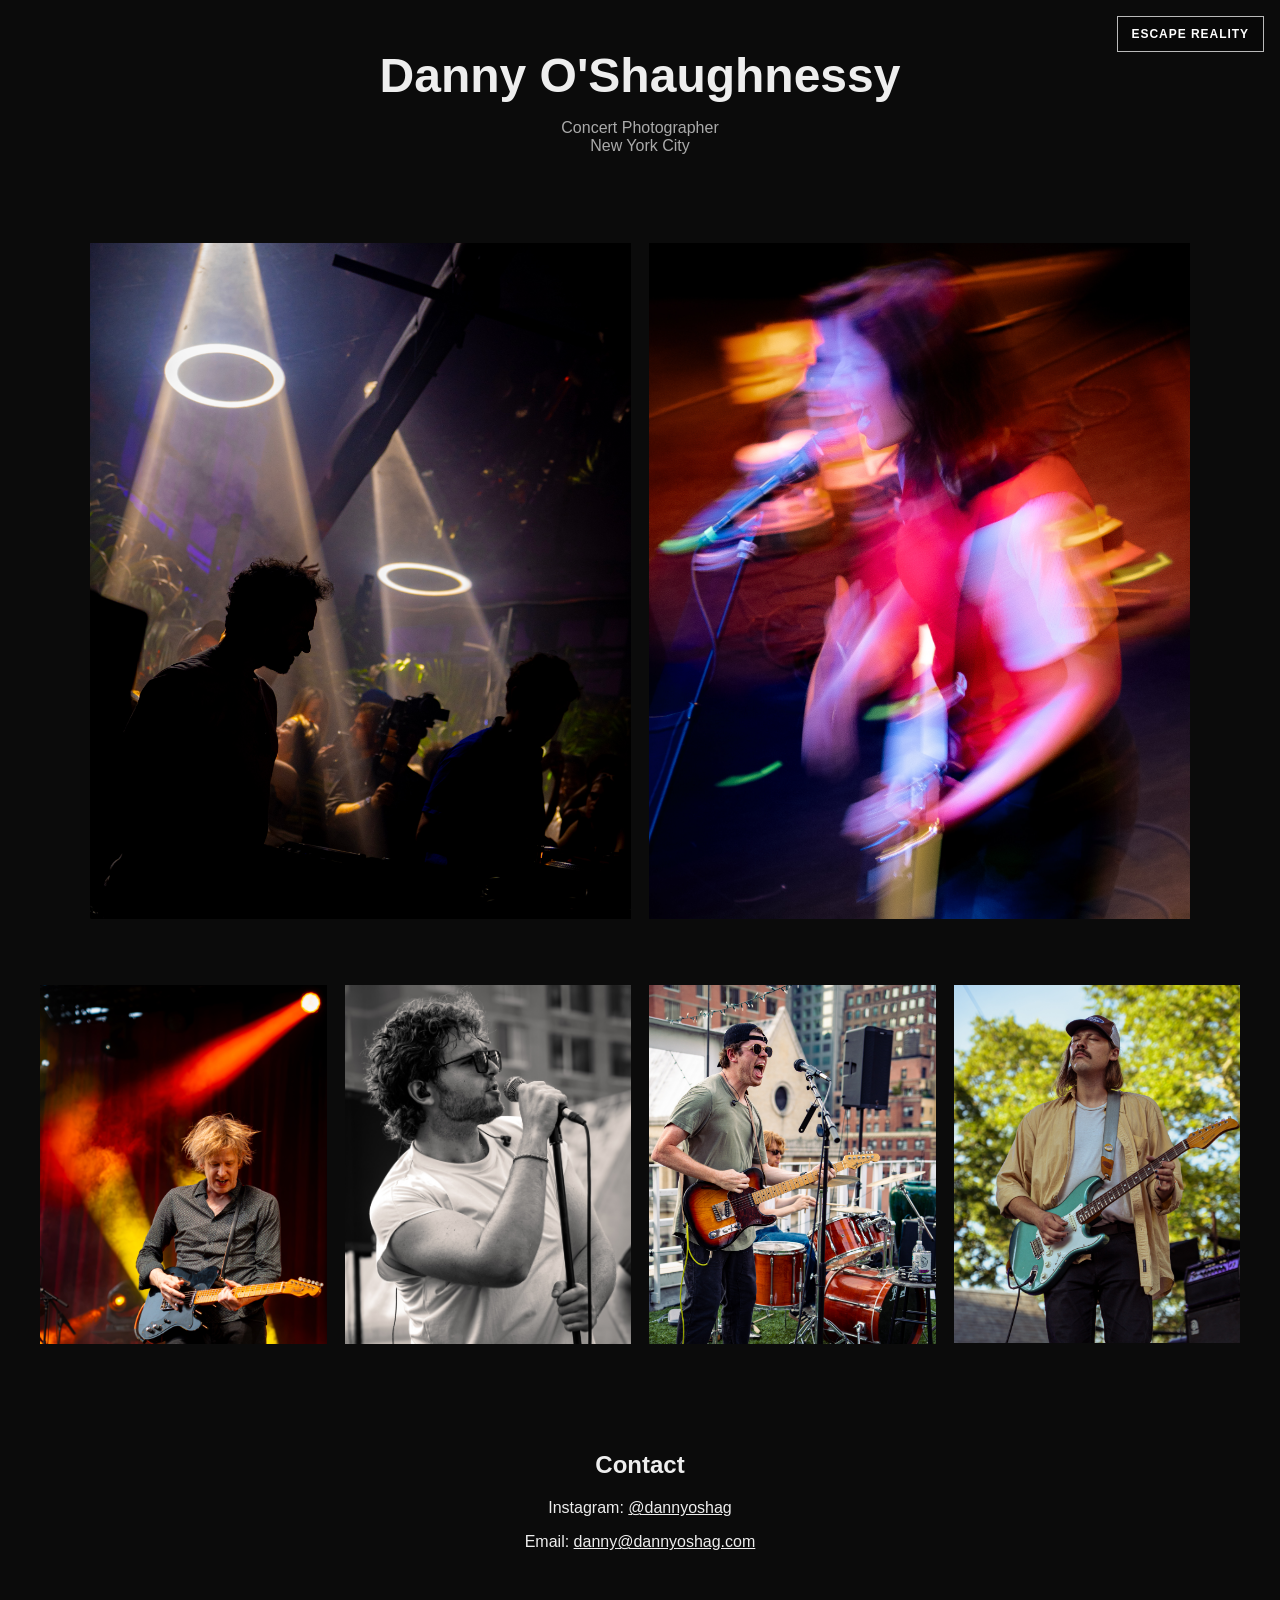
<file: index.html>
<!DOCTYPE html>

<html lang="en">
<head>
<meta charset="utf-8"/>
<meta content="width=device-width, initial-scale=1" name="viewport"/>
<title>Danny O'Shaughnessy</title>
<link href="styles.css?v=16.2" rel="stylesheet"/>
<link href="favicon.svg" rel="icon" type="image/svg+xml"/>
<style>
        * {
            box-sizing: border-box;
        }

        html,
        body {
            width: 100%;
            max-width: 100%;
            margin: 0;
            overflow-x: hidden;
        }

        header {
            width: 100%;
            padding-left: 24px;
            padding-right: 24px;
            text-align: center;
        }

        main {
            width: 100%;
        }

        .hero-pair,
        .gallery-row {
            width: 100%;
            margin-left: auto;
            margin-right: auto;
            padding-left: 24px;
            padding-right: 24px;
        }

        .hero-pair {
            display: grid;
            grid-template-columns: repeat(2, minmax(0, 1fr));
            gap: 18px;
            max-width: 1148px;
            margin-bottom: 18px;
        }

        .gallery-row {
            display: grid;
            grid-template-columns: repeat(4, minmax(0, 1fr));
            gap: 18px;
            max-width: 1248px;
        }

        .hero-pair img,
        .gallery-row img {
            display: block;
            width: 100%;
            max-width: 100%;
            height: auto;
            margin: 0 auto;
        }

        .contact {
            width: 100%;
            max-width: none;
            margin: 0;
            padding: 64px 24px 72px;
            text-align: center;
        }

        .contact h2,
        .contact p {
            width: 100%;
            margin-left: auto;
            margin-right: auto;
            text-align: center;
        }

        .contact a {
            color: inherit;
            overflow-wrap: anywhere;
        }

        @media (max-width: 800px) {
            header {
                padding-top: 36px;
                padding-bottom: 32px;
            }

            header h1 {
                font-size: clamp(2rem, 10vw, 3rem);
            }

            .hero-pair,
            .gallery-row {
                grid-template-columns: 1fr;
                gap: 16px;
                max-width: 560px;
                padding-left: 16px;
                padding-right: 16px;
            }

            .hero-pair {
                margin-bottom: 16px;
            }

            .contact {
                padding: 48px 16px 64px;
            }
        }
    
.back-home{
position:fixed;
top:12px;
right:12px;
padding:8px 12px;
background:rgba(0,0,0,.65);
color:#fff;
text-decoration:none;
border:1px solid rgba(255,255,255,.25);
border-radius:999px;
font:600 12px Arial,sans-serif;
backdrop-filter:blur(6px);
z-index:9999;
}
.back-home:hover{background:rgba(255,255,255,.12);}

</style>

<script id="mode-switch-position-bootstrap">
(function () {
    try {
        if ("scrollRestoration" in history) history.scrollRestoration = "manual";

        const params = new URLSearchParams(location.search);
        if (params.get("modeSwitch") !== "1") return;

        window.__modeSwitchArrival = {
            anchor: params.get("modeAnchor") || "",
            progress: Number(params.get("modeProgress")),
            ratio: Number(params.get("modeRatio")),
            y: Number(params.get("modeY"))
        };
    } catch (_) {}
})();
</script>

<style id="mode-switch-direct-crossfade">
/* V24.2.11 — direct cross-document crossfade. */
@view-transition {
    navigation: auto;
}

::view-transition-group(root) {
    animation-duration: 560ms;
    animation-timing-function: cubic-bezier(.38, 0, .18, 1);
}

::view-transition-old(root) {
    animation: mode-switch-old-page 560ms cubic-bezier(.38, 0, .18, 1) both;
    mix-blend-mode: normal;
}

::view-transition-new(root) {
    animation: mode-switch-new-page 560ms cubic-bezier(.38, 0, .18, 1) both;
    mix-blend-mode: normal;
}

@keyframes mode-switch-old-page {
    from { opacity: 1; }
    to   { opacity: 0; }
}

@keyframes mode-switch-new-page {
    from { opacity: 0; }
    to   { opacity: 1; }
}

@media (prefers-reduced-motion: reduce) {
    ::view-transition-group(root),
    ::view-transition-old(root),
    ::view-transition-new(root) {
        animation-duration: 1ms !important;
    }
}
</style>

</head>
<body><a class="mode-switch escape-reality" href="psychedelic.html">Escape Reality</a>

<header data-mode-anchor="header">
<h1>Danny O'Shaughnessy</h1>
<p>
            Concert Photographer<br/>
            New York City
        </p>
</header>
<main>
<section class="hero-pair">
<img data-mode-anchor="photo-1" alt="Concert photograph by Danny O'Shaughnessy" src="images/photo-1.jpg" width="3987" height="4985"/>
<img data-mode-anchor="photo-2" alt="Concert photograph by Danny O'Shaughnessy" src="images/photo-2.jpg" width="1622" height="2027"/>
</section>
<section class="gallery-row">
<img data-mode-anchor="photo-3" alt="Concert photograph by Danny O'Shaughnessy" src="images/photo-3.jpg" width="3264" height="4080"/>
<img data-mode-anchor="photo-4" alt="Concert photograph by Danny O'Shaughnessy" src="images/photo-4.jpg" width="2556" height="3195"/>
<img data-mode-anchor="photo-5" alt="Concert photograph by Danny O'Shaughnessy" src="images/photo-5.jpg" width="4155" height="5194"/>
<img data-mode-anchor="photo-6" alt="Concert photograph by Danny O'Shaughnessy" src="images/photo-6.jpg" width="3694" height="4617"/>
</section>
<section class="contact" data-mode-anchor="contact">
<h2>Contact</h2>
<p>
        Instagram:
        <a href="https://instagram.com/dannyoshag" rel="noopener noreferrer" target="_blank">
            @dannyoshag
        </a>
</p>
<p>
        Email:
        <a href="mailto:danny@dannyoshag.com">
            danny@dannyoshag.com
        </a>
</p>
</section>
</main>

<script id="mode-switch-direct-crossfade-runtime">
(function () {
    const PARAM_NAMES = [
        "modeSwitch",
        "modeAnchor",
        "modeProgress",
        "modeRatio",
        "modeY"
    ];

    function clamp(value, min, max) {
        return Math.max(min, Math.min(max, value));
    }

    function maxScroll() {
        const root = document.documentElement;
        return Math.max(0, root.scrollHeight - window.innerHeight);
    }

    function capturePosition() {
        const viewportCenter = window.innerHeight / 2;
        const candidates = Array.from(document.querySelectorAll("[data-mode-anchor]"))
            .filter(function (element) {
                const rect = element.getBoundingClientRect();
                return rect.height > 0 && rect.bottom > 0 && rect.top < window.innerHeight;
            });

        let best = null;
        let bestDistance = Infinity;

        for (const element of candidates) {
            const rect = element.getBoundingClientRect();
            const elementCenter = rect.top + rect.height / 2;
            const distance = Math.abs(elementCenter - viewportCenter);
            if (distance < bestDistance) {
                best = { element: element, rect: rect };
                bestDistance = distance;
            }
        }

        const maximum = maxScroll();
        const state = {
            anchor: "",
            progress: 0.5,
            ratio: maximum > 0 ? window.scrollY / maximum : 0,
            y: window.scrollY
        };

        if (best) {
            state.anchor = best.element.getAttribute("data-mode-anchor") || "";
            state.progress = clamp((viewportCenter - best.rect.top) / best.rect.height, 0, 1);
        }

        return state;
    }

    function targetScrollFor(state) {
        const maximum = maxScroll();

        if (state && state.anchor) {
            const target = Array.from(document.querySelectorAll("[data-mode-anchor]")).find(function (element) {
                return element.getAttribute("data-mode-anchor") === state.anchor;
            });
            if (target) {
                const rect = target.getBoundingClientRect();
                if (rect.height > 0) {
                    const progress = Number.isFinite(state.progress) ? clamp(state.progress, 0, 1) : 0.5;
                    const absoluteTop = window.scrollY + rect.top;
                    return clamp(absoluteTop + rect.height * progress - window.innerHeight / 2, 0, maximum);
                }
            }
        }

        if (state && Number.isFinite(state.ratio)) {
            return clamp(state.ratio, 0, 1) * maximum;
        }

        return state && Number.isFinite(state.y) ? clamp(state.y, 0, maximum) : 0;
    }

    const arrival = window.__modeSwitchArrival || null;

    function restorePosition() {
        if (!arrival) return;
        window.scrollTo({ top: targetScrollFor(arrival), left: 0, behavior: "auto" });
    }

    function cleanTransitionParameters() {
        if (!arrival) return;
        try {
            const cleanUrl = new URL(location.href);
            for (const name of PARAM_NAMES) cleanUrl.searchParams.delete(name);
            history.replaceState(history.state, "", cleanUrl.pathname + cleanUrl.search + cleanUrl.hash);
        } catch (_) {}
    }

    if (arrival) {
        const restoreDelays = [0, 30, 90, 180, 360, 700, 1100, 1700];
        for (const delay of restoreDelays) {
            window.setTimeout(restorePosition, delay);
        }

        if (document.readyState === "loading") {
            document.addEventListener("DOMContentLoaded", restorePosition, { once: true });
        } else {
            restorePosition();
        }

        window.addEventListener("load", restorePosition, { once: true, passive: true });
        window.addEventListener("pageshow", restorePosition, { once: true, passive: true });

        const imageDecodes = Array.from(document.images).map(function (image) {
            if (typeof image.decode !== "function") return Promise.resolve();
            return image.decode().catch(function () {});
        });
        Promise.allSettled(imageDecodes).then(restorePosition);

        window.setTimeout(cleanTransitionParameters, 1900);
    }

    const switchLink = document.querySelector("a.mode-switch[href]");
    if (!switchLink) return;

    switchLink.addEventListener("click", function (event) {
        if (
            event.defaultPrevented ||
            event.button !== 0 ||
            event.metaKey ||
            event.ctrlKey ||
            event.shiftKey ||
            event.altKey
        ) return;

        const destination = new URL(switchLink.href, location.href);
        if (destination.origin !== location.origin) return;

        event.preventDefault();

        const position = capturePosition();
        destination.searchParams.set("modeSwitch", "1");
        destination.searchParams.set("modeAnchor", position.anchor);
        destination.searchParams.set("modeProgress", position.progress.toFixed(6));
        destination.searchParams.set("modeRatio", position.ratio.toFixed(8));
        destination.searchParams.set("modeY", Math.round(position.y).toString());

        location.assign(destination.href);
    });
})();
</script>

</body>
</html>
</file>
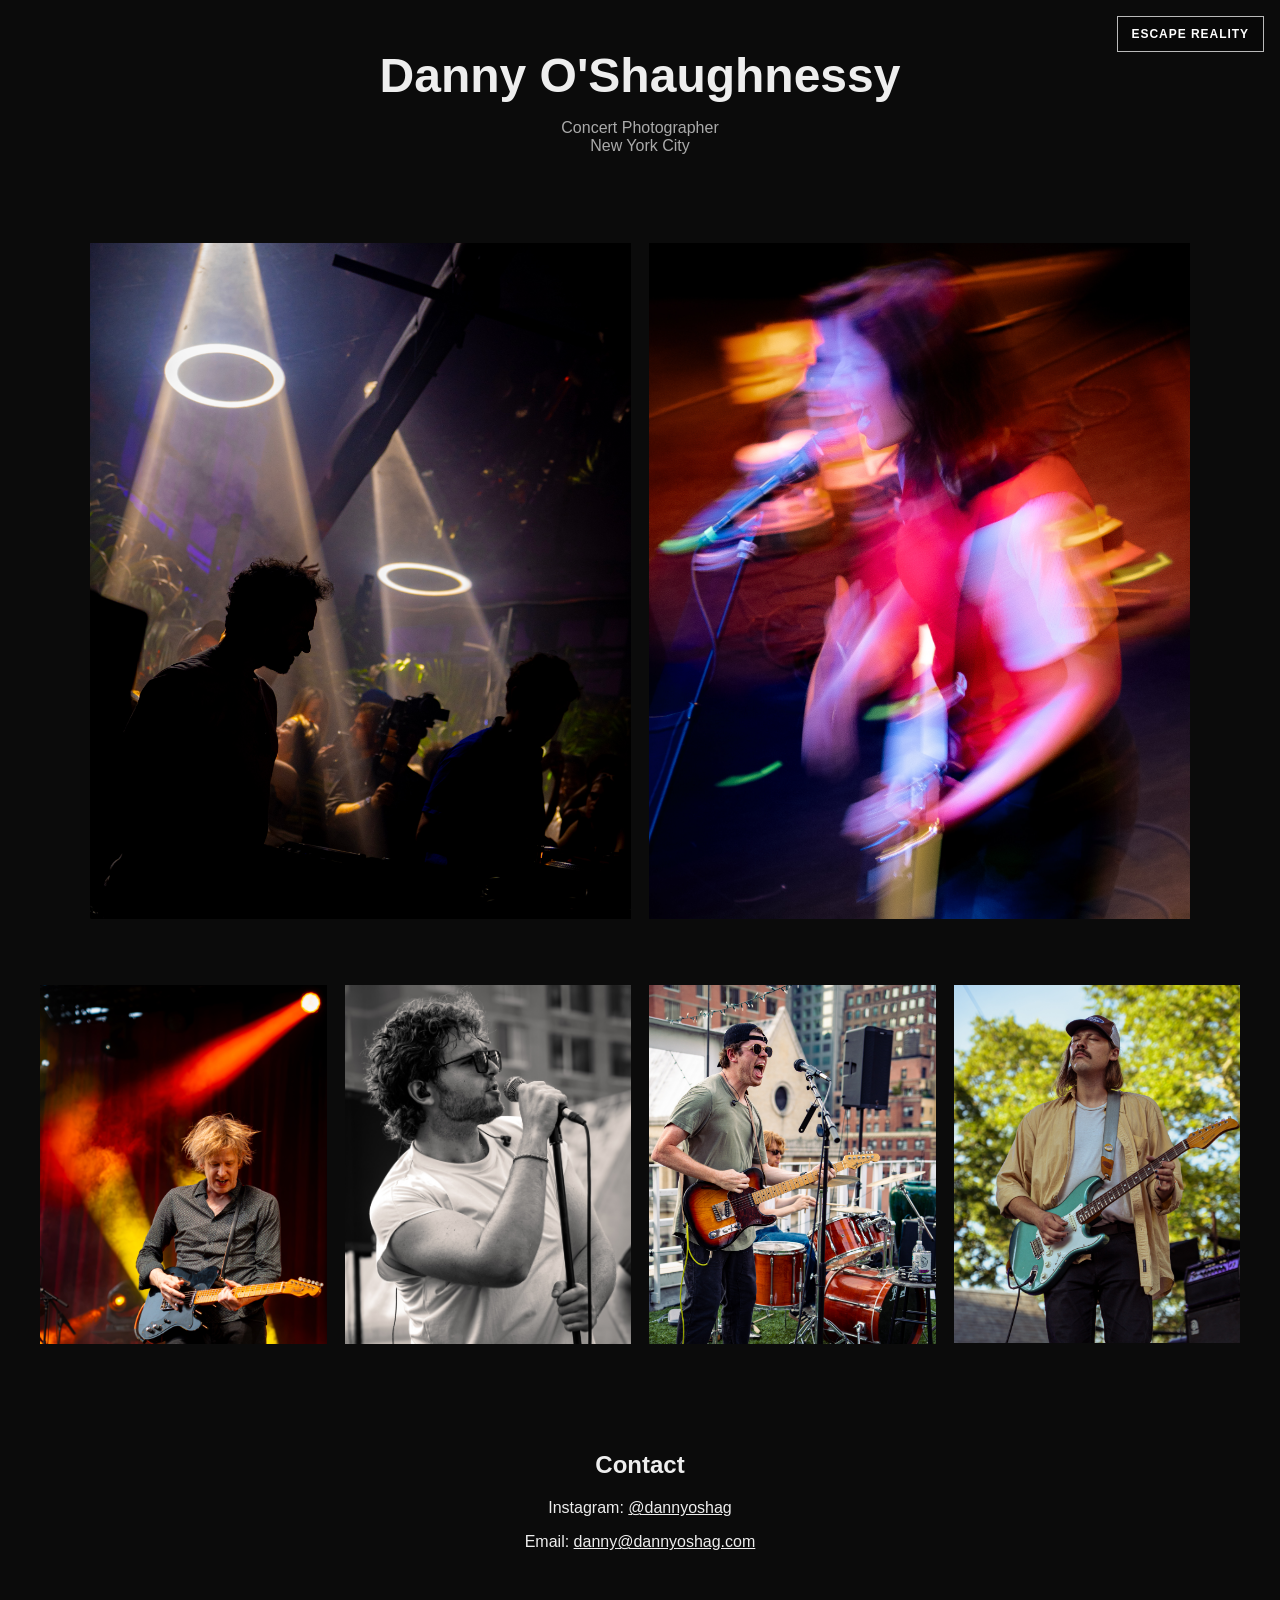
<file: normal.html>
<!doctype html>
<html lang="en">
<head>
    <meta charset="utf-8">
    <meta http-equiv="refresh" content="0; url=index.html">
    <meta name="viewport" content="width=device-width, initial-scale=1">
    <title>Danny O'Shaughnessy</title>
    <link rel="canonical" href="index.html">
</head>
<body>
    <p><a href="index.html">Continue to the website</a></p>
</body>
</html>
</file>
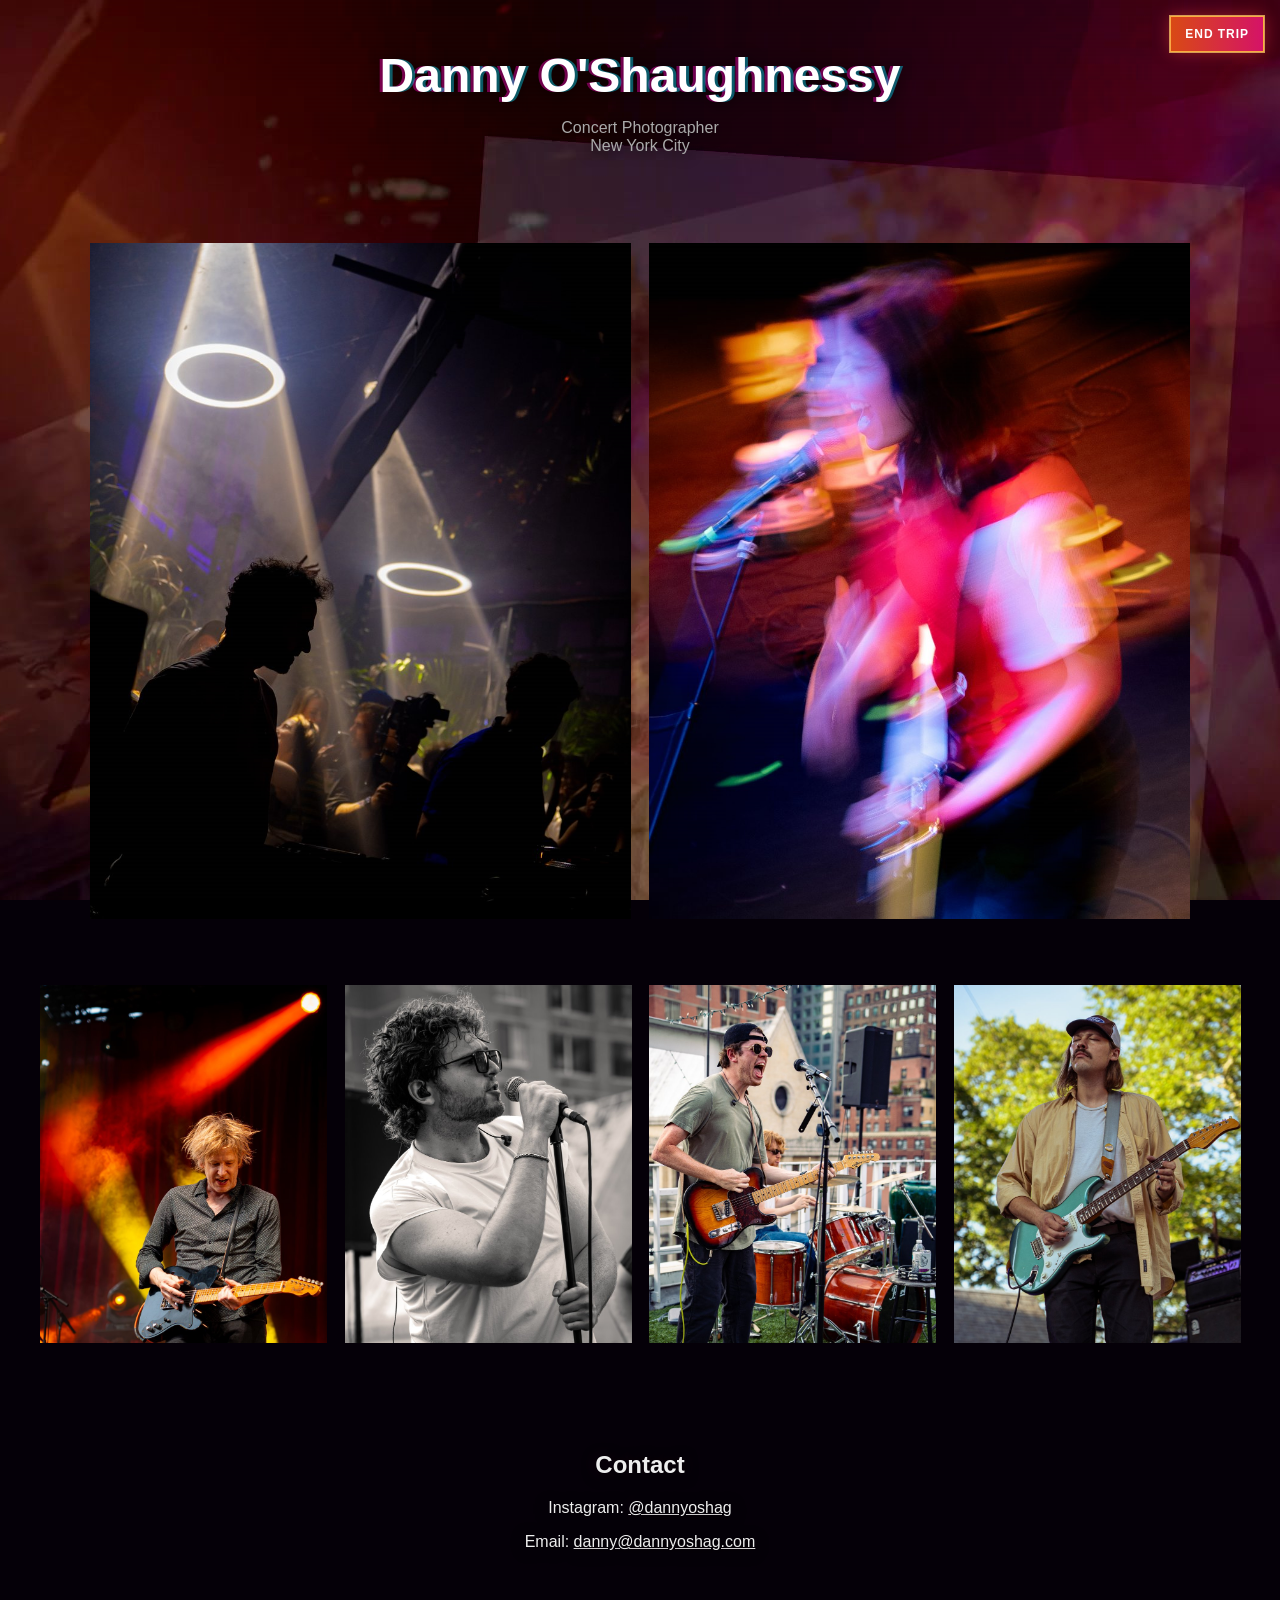
<file: psychedelic.html>
<!doctype html>
<html lang="en">
<head>
<meta charset="utf-8">
<meta name="viewport" content="width=device-width, initial-scale=1">
<title>Danny O'Shaughnessy</title>
<link rel="icon" href="favicon.svg" type="image/svg+xml">
<link rel="stylesheet" href="psychedelic-exact.css?v=31">
<script id="mode-switch-position-bootstrap">
(function () {
    try {
        if ("scrollRestoration" in history) history.scrollRestoration = "manual";

        const params = new URLSearchParams(location.search);
        if (params.get("modeSwitch") !== "1") return;

        window.__modeSwitchArrival = {
            anchor: params.get("modeAnchor") || "",
            progress: Number(params.get("modeProgress")),
            ratio: Number(params.get("modeRatio")),
            y: Number(params.get("modeY"))
        };
    } catch (_) {}
})();
</script>
<style id="mode-switch-direct-crossfade">
/* V24.2.11 — direct cross-document crossfade. */
@view-transition {
    navigation: auto;
}

::view-transition-group(root) {
    animation-duration: 560ms;
    animation-timing-function: cubic-bezier(.38, 0, .18, 1);
}

::view-transition-old(root) {
    animation: mode-switch-old-page 560ms cubic-bezier(.38, 0, .18, 1) both;
    mix-blend-mode: normal;
}

::view-transition-new(root) {
    animation: mode-switch-new-page 560ms cubic-bezier(.38, 0, .18, 1) both;
    mix-blend-mode: normal;
}

@keyframes mode-switch-old-page {
    from { opacity: 1; }
    to   { opacity: 0; }
}

@keyframes mode-switch-new-page {
    from { opacity: 0; }
    to   { opacity: 1; }
}

@media (prefers-reduced-motion: reduce) {
    ::view-transition-group(root),
    ::view-transition-old(root),
    ::view-transition-new(root) {
        animation-duration: 1ms !important;
    }
}
</style>
</head>
<body class="psychedelic-mode">
<a class="mode-switch end-trip" href="index.html">End Trip</a>
<video id="psy-background" class="psy-background" muted loop playsinline autoplay preload="auto" aria-hidden="true"></video>
<header data-mode-anchor="header">
  <h1>Danny O'Shaughnessy</h1>
  <p>Concert Photographer<br>New York City</p>
</header>
<main>
  <section class="hero-pair">
    <div class="psy-frame" data-mode-anchor="photo-1"><img class="psy-photo" src="images/psy-sized/photo-1-900.jpg" srcset="images/psy-sized/photo-1-900.jpg 900w, images/psy-sized/photo-1-1400.jpg 1400w" sizes="(max-width: 800px) calc(100vw - 32px), 50vw" width="900" height="1125" loading="eager" decoding="async" alt="Concert photograph by Danny O'Shaughnessy"><video class="psy-video" muted loop playsinline webkit-playsinline preload="none" data-src="media/psychedelic-exact/photo-1.mp4" aria-hidden="true"></video></div>
    <div class="psy-frame" data-mode-anchor="photo-2"><img class="psy-photo" src="images/psy-sized/photo-2-900.jpg" srcset="images/psy-sized/photo-2-900.jpg 900w, images/psy-sized/photo-2-1400.jpg 1400w" sizes="(max-width: 800px) calc(100vw - 32px), 50vw" width="900" height="1125" loading="eager" decoding="async" alt="Concert photograph by Danny O'Shaughnessy"><video class="psy-video" muted loop playsinline webkit-playsinline preload="none" data-src="media/psychedelic-exact/photo-2.mp4" aria-hidden="true"></video></div>
  </section>
  <section class="gallery-row">
    <div class="psy-frame" data-mode-anchor="photo-3"><img class="psy-photo" src="images/psy-sized/photo-3-900.jpg" srcset="images/psy-sized/photo-3-900.jpg 900w, images/psy-sized/photo-3-1400.jpg 1400w" sizes="(max-width: 800px) calc(100vw - 32px), 25vw" width="900" height="1125" loading="lazy" decoding="async" alt="Concert photograph by Danny O'Shaughnessy"><video class="psy-video" muted loop playsinline webkit-playsinline preload="none" data-src="media/psychedelic-exact/photo-3.mp4" aria-hidden="true"></video></div>
    <div class="psy-frame" data-mode-anchor="photo-4"><img class="psy-photo" src="images/psy-sized/photo-4-900.jpg" srcset="images/psy-sized/photo-4-900.jpg 900w, images/psy-sized/photo-4-1400.jpg 1400w" sizes="(max-width: 800px) calc(100vw - 32px), 25vw" width="900" height="1125" loading="lazy" decoding="async" alt="Concert photograph by Danny O'Shaughnessy"><video class="psy-video" muted loop playsinline webkit-playsinline preload="none" data-src="media/psychedelic-exact/photo-4.mp4" aria-hidden="true"></video></div>
    <div class="psy-frame" data-mode-anchor="photo-5"><img class="psy-photo" src="images/psy-sized/photo-5-900.jpg" srcset="images/psy-sized/photo-5-900.jpg 900w, images/psy-sized/photo-5-1400.jpg 1400w" sizes="(max-width: 800px) calc(100vw - 32px), 25vw" width="900" height="1125" loading="lazy" decoding="async" alt="Concert photograph by Danny O'Shaughnessy"><video class="psy-video" muted loop playsinline webkit-playsinline preload="none" data-src="media/psychedelic-exact/photo-5.mp4" aria-hidden="true"></video></div>
    <div class="psy-frame" data-mode-anchor="photo-6"><img class="psy-photo" src="images/psy-sized/photo-6-900.jpg" srcset="images/psy-sized/photo-6-900.jpg 900w, images/psy-sized/photo-6-1400.jpg 1400w" sizes="(max-width: 800px) calc(100vw - 32px), 25vw" width="900" height="1125" loading="lazy" decoding="async" alt="Concert photograph by Danny O'Shaughnessy"><video class="psy-video" muted loop playsinline webkit-playsinline preload="none" data-src="media/psychedelic-exact/photo-6.mp4" aria-hidden="true"></video></div>
  </section>
  <section class="contact" data-mode-anchor="contact">
    <h2>Contact</h2>
    <p>Instagram: <a href="https://instagram.com/dannyoshag" rel="noopener noreferrer" target="_blank">@dannyoshag</a></p>
    <p>Email: <a href="mailto:danny@dannyoshag.com">danny@dannyoshag.com</a></p>
  </section>
</main>
<script src="psychedelic-exact.js?v=31"></script>
<script id="mode-switch-direct-crossfade-runtime">
(function () {
    const PARAM_NAMES = [
        "modeSwitch",
        "modeAnchor",
        "modeProgress",
        "modeRatio",
        "modeY"
    ];

    function clamp(value, min, max) {
        return Math.max(min, Math.min(max, value));
    }

    function maxScroll() {
        const root = document.documentElement;
        return Math.max(0, root.scrollHeight - window.innerHeight);
    }

    function capturePosition() {
        const viewportCenter = window.innerHeight / 2;
        const candidates = Array.from(document.querySelectorAll("[data-mode-anchor]"))
            .filter(function (element) {
                const rect = element.getBoundingClientRect();
                return rect.height > 0 && rect.bottom > 0 && rect.top < window.innerHeight;
            });

        let best = null;
        let bestDistance = Infinity;

        for (const element of candidates) {
            const rect = element.getBoundingClientRect();
            const elementCenter = rect.top + rect.height / 2;
            const distance = Math.abs(elementCenter - viewportCenter);
            if (distance < bestDistance) {
                best = { element: element, rect: rect };
                bestDistance = distance;
            }
        }

        const maximum = maxScroll();
        const state = {
            anchor: "",
            progress: 0.5,
            ratio: maximum > 0 ? window.scrollY / maximum : 0,
            y: window.scrollY
        };

        if (best) {
            state.anchor = best.element.getAttribute("data-mode-anchor") || "";
            state.progress = clamp((viewportCenter - best.rect.top) / best.rect.height, 0, 1);
        }

        return state;
    }

    function targetScrollFor(state) {
        const maximum = maxScroll();

        if (state && state.anchor) {
            const target = Array.from(document.querySelectorAll("[data-mode-anchor]")).find(function (element) {
                return element.getAttribute("data-mode-anchor") === state.anchor;
            });
            if (target) {
                const rect = target.getBoundingClientRect();
                if (rect.height > 0) {
                    const progress = Number.isFinite(state.progress) ? clamp(state.progress, 0, 1) : 0.5;
                    const absoluteTop = window.scrollY + rect.top;
                    return clamp(absoluteTop + rect.height * progress - window.innerHeight / 2, 0, maximum);
                }
            }
        }

        if (state && Number.isFinite(state.ratio)) {
            return clamp(state.ratio, 0, 1) * maximum;
        }

        return state && Number.isFinite(state.y) ? clamp(state.y, 0, maximum) : 0;
    }

    const arrival = window.__modeSwitchArrival || null;

    function restorePosition() {
        if (!arrival) return;
        window.scrollTo({ top: targetScrollFor(arrival), left: 0, behavior: "auto" });
    }

    function cleanTransitionParameters() {
        if (!arrival) return;
        try {
            const cleanUrl = new URL(location.href);
            for (const name of PARAM_NAMES) cleanUrl.searchParams.delete(name);
            history.replaceState(history.state, "", cleanUrl.pathname + cleanUrl.search + cleanUrl.hash);
        } catch (_) {}
    }

    if (arrival) {
        let restoreCancelled = false;
        const cancelRestore = function () { restoreCancelled = true; };
        const safeRestore = function () {
            if (!restoreCancelled) restorePosition();
        };

        ["touchstart", "pointerdown", "wheel", "keydown"].forEach(function (eventName) {
            window.addEventListener(eventName, cancelRestore, { once: true, passive: true });
        });

        if (document.readyState === "loading") {
            document.addEventListener("DOMContentLoaded", safeRestore, { once: true });
        } else {
            window.requestAnimationFrame(safeRestore);
        }

        window.addEventListener("load", safeRestore, { once: true, passive: true });
        window.setTimeout(cleanTransitionParameters, 450);
    }

    const switchLink = document.querySelector("a.mode-switch[href]");
    if (!switchLink) return;

    switchLink.addEventListener("click", function (event) {
        if (
            event.defaultPrevented ||
            event.button !== 0 ||
            event.metaKey ||
            event.ctrlKey ||
            event.shiftKey ||
            event.altKey
        ) return;

        const destination = new URL(switchLink.href, location.href);
        if (destination.origin !== location.origin) return;

        event.preventDefault();

        const position = capturePosition();
        destination.searchParams.set("modeSwitch", "1");
        destination.searchParams.set("modeAnchor", position.anchor);
        destination.searchParams.set("modeProgress", position.progress.toFixed(6));
        destination.searchParams.set("modeRatio", position.ratio.toFixed(8));
        destination.searchParams.set("modeY", Math.round(position.y).toString());

        location.assign(destination.href);
    });
})();
</script>
</body>
</html>
</file>
<file: styles.css>
body {
    margin: 0;
    background: #0b0b0b;
    color: #eee;
    font-family: Arial, sans-serif;
}

header {
    text-align: center;
    padding: 48px 24px;
}

h1 {
    margin: 0;
    font-size: 3rem;
}

header p {
    color: #aaa;
}

.hero {
    display: flex;
    justify-content: center;
    padding: 0 24px 48px;
}

.hero img {
    max-width: 520px;
    width: 100%;
    height: auto;
    display: block;
}

.grid {
    display: grid;
    grid-template-columns: repeat(2, minmax(0, 1fr));
    gap: 24px;
    max-width: 1000px;
    margin: 0 auto;
    padding: 24px;
}

.grid img {
    width: 100%;
    height: auto;
    display: block;
}

section {
    padding: 24px;
}

.contact {
    text-align: center;
    width: 100%;
    padding: 48px 24px 72px;
}

.contact a {
    color: inherit;
}

@media (max-width: 700px) {
    .grid {
        grid-template-columns: 1fr;
    }
}


/* Version 16 mode-switch buttons */
.mode-switch {
    position: fixed;
    top: 16px;
    right: 16px;
    z-index: 10000;
    display: inline-block;
    padding: 10px 14px;
    border: 1px solid rgba(255, 255, 255, 0.72);
    background: rgba(8, 8, 8, 0.78);
    color: #ffffff;
    font-size: 12px;
    font-weight: 700;
    letter-spacing: 0.08em;
    text-decoration: none;
    text-transform: uppercase;
    backdrop-filter: blur(8px);
    -webkit-backdrop-filter: blur(8px);
}

.mode-switch:hover,
.mode-switch:focus-visible {
    background: rgba(255, 255, 255, 0.92);
    color: #0b0b0b;
}

@media (max-width: 700px) {
    .mode-switch {
        top: 10px;
        right: 10px;
        padding: 9px 11px;
        font-size: 11px;
    }
}


/* V16.1: guarantee only the current mode-switch button is visible */
.mode-link,
.psy-badge {
    display: none !important;
}

.mode-switch::before,
.mode-switch::after {
    content: none !important;
    display: none !important;
}
</file>
<file: psychedelic-exact.css>
* { box-sizing: border-box; }
html { width:100%; max-width:100%; margin:0; overflow-x:hidden; background:#050008; }
body.psychedelic-mode { width:100%; max-width:100%; min-height:100vh; margin:0; overflow-x:hidden; position:relative; isolation:isolate; background:#050008; color:#eee; font-family:Arial,sans-serif; }
.psy-background { position:fixed; inset:0; width:100%; height:100%; object-fit:cover; z-index:-20; pointer-events:none; background:#050008; transform:translate3d(0,0,0); backface-visibility:hidden; }
body.psychedelic-mode::after { content:""; position:fixed; inset:0; z-index:30; pointer-events:none; opacity:.08; background:linear-gradient(rgba(255,255,255,.06) 50%, transparent 50%); background-size:100% 4px; }
header, main, .mode-switch { position:relative; z-index:5; }
header { width:100%; padding:48px 24px; text-align:center; text-shadow:0 2px 14px rgba(0,0,0,.88),0 0 20px rgba(255,0,190,.16); }
h1 { margin:0; font-size:3rem; color:#fff; text-shadow:3px 0 0 rgba(0,225,255,.40),-3px 0 0 rgba(255,0,190,.40),0 2px 16px rgba(0,0,0,.82); }
header p { color:#aaa; }
main { width:100%; }
section { padding:24px; }
.hero-pair,.gallery-row { width:100%; margin-left:auto; margin-right:auto; padding-left:24px; padding-right:24px; }
.hero-pair { display:grid; grid-template-columns:repeat(2,minmax(0,1fr)); gap:18px; max-width:1148px; margin-bottom:18px; }
.gallery-row { display:grid; grid-template-columns:repeat(4,minmax(0,1fr)); gap:18px; max-width:1248px; }
.psy-frame { position:relative; overflow:hidden; isolation:isolate; width:100%; line-height:0; background:#09000f; contain:layout paint style; aspect-ratio:4/5; }
.psy-photo,.psy-video { position:absolute; inset:0; display:block; width:100%; height:100%; object-fit:cover; margin:0; }
.psy-photo { z-index:1; }
.psy-video { z-index:2; opacity:0; transition:opacity 120ms linear; }
.psy-video.is-ready { opacity:1; }
.contact { width:100%; max-width:none; margin:0; padding:64px 24px 72px; text-align:center; text-shadow:0 2px 14px rgba(0,0,0,.88),0 0 20px rgba(255,0,190,.16); }
.contact h2,.contact p { width:100%; margin-left:auto; margin-right:auto; text-align:center; }
.contact a { color:inherit; overflow-wrap:anywhere; }
.mode-switch { position:fixed; top:16px; right:16px; z-index:10000; display:inline-block; padding:10px 14px; border:1px solid rgba(255,190,65,.88); outline:1px solid rgba(255,210,110,.72); background:linear-gradient(90deg,rgba(255,92,20,.80),rgba(255,24,128,.78)); color:#fff; font-size:12px; font-weight:700; letter-spacing:.08em; text-decoration:none; text-transform:uppercase; backdrop-filter:blur(8px); -webkit-backdrop-filter:blur(8px); box-shadow:0 0 16px rgba(255,92,20,.28),0 0 22px rgba(255,24,128,.22); }
.mode-switch:hover,.mode-switch:focus-visible { background:#fff; color:#1b0711; }
@media (max-width:800px) {
 header { padding-top:36px; padding-bottom:32px; }
 header h1 { font-size:clamp(2rem,10vw,3rem); }
 .hero-pair,.gallery-row { grid-template-columns:1fr; gap:16px; max-width:560px; padding-left:16px; padding-right:16px; }
 .hero-pair { margin-bottom:16px; }
 .contact { padding:48px 16px 64px; }
 .mode-switch { top:10px; right:10px; padding:9px 11px; font-size:11px; }
}
</file>
